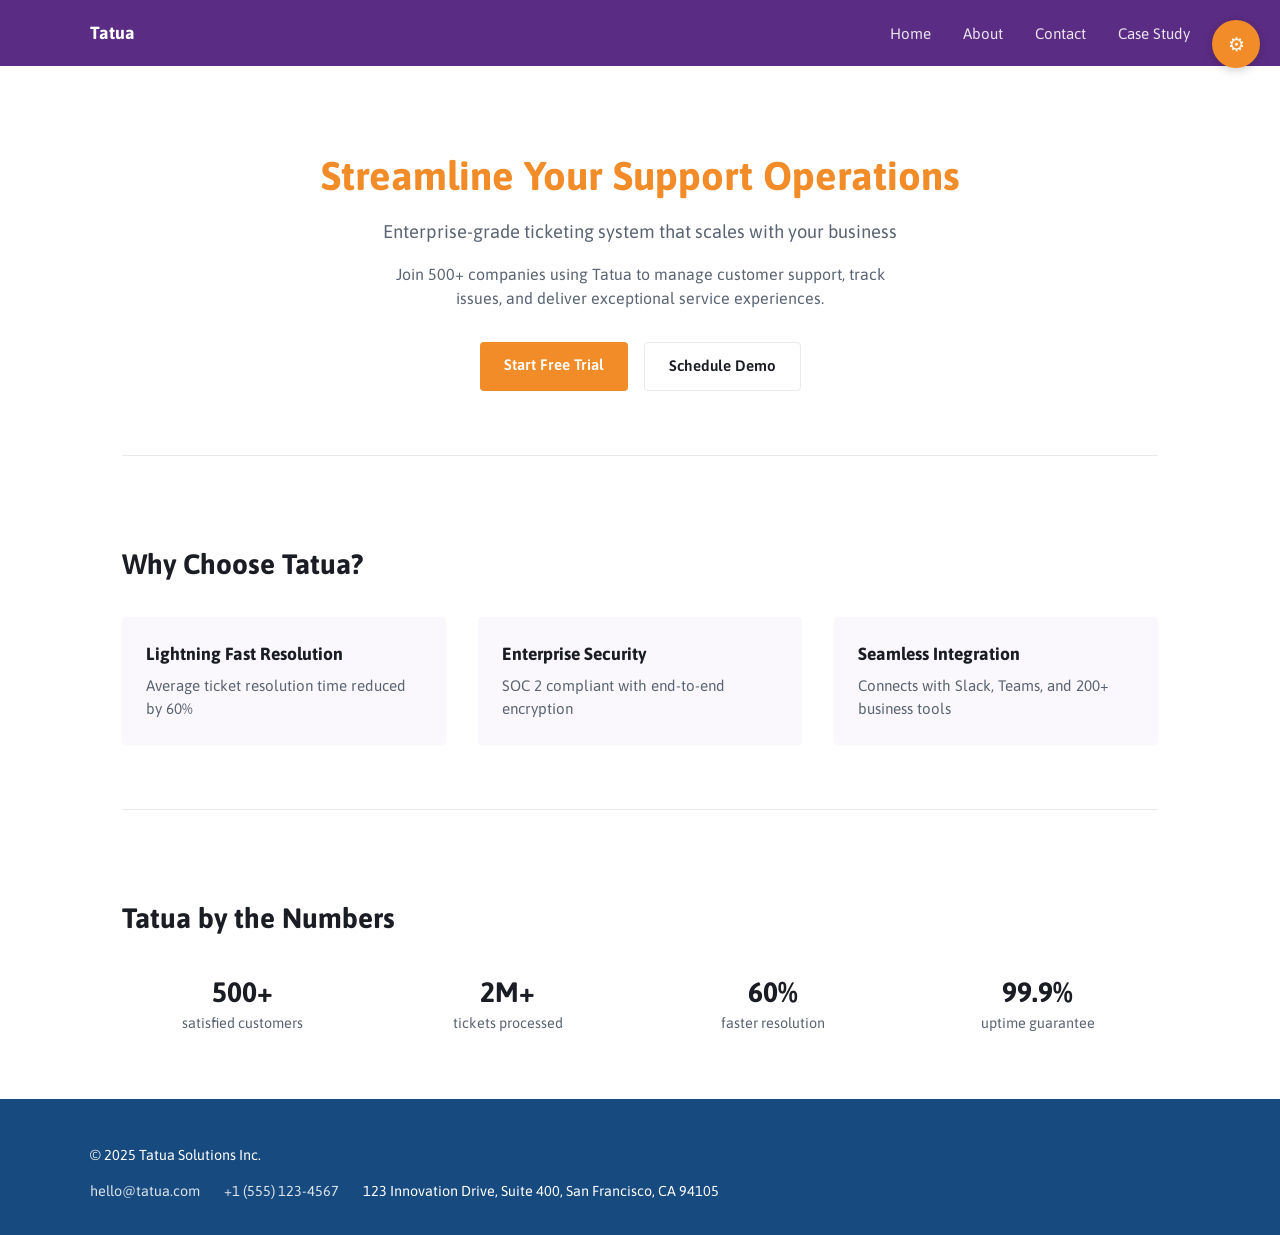
<file: pages/index.html>
<!DOCTYPE html>
<html lang="en">
<head>
    <meta charset="UTF-8">
    <meta http-equiv="refresh" content="0; url=home.html">
    <title>Tatua Solutions</title>
    <link rel="canonical" href="home.html">
</head>
<body>
    <p>Redirecting to <a href="home.html">home.html</a>&hellip;</p>
</body>
</html>
</file>
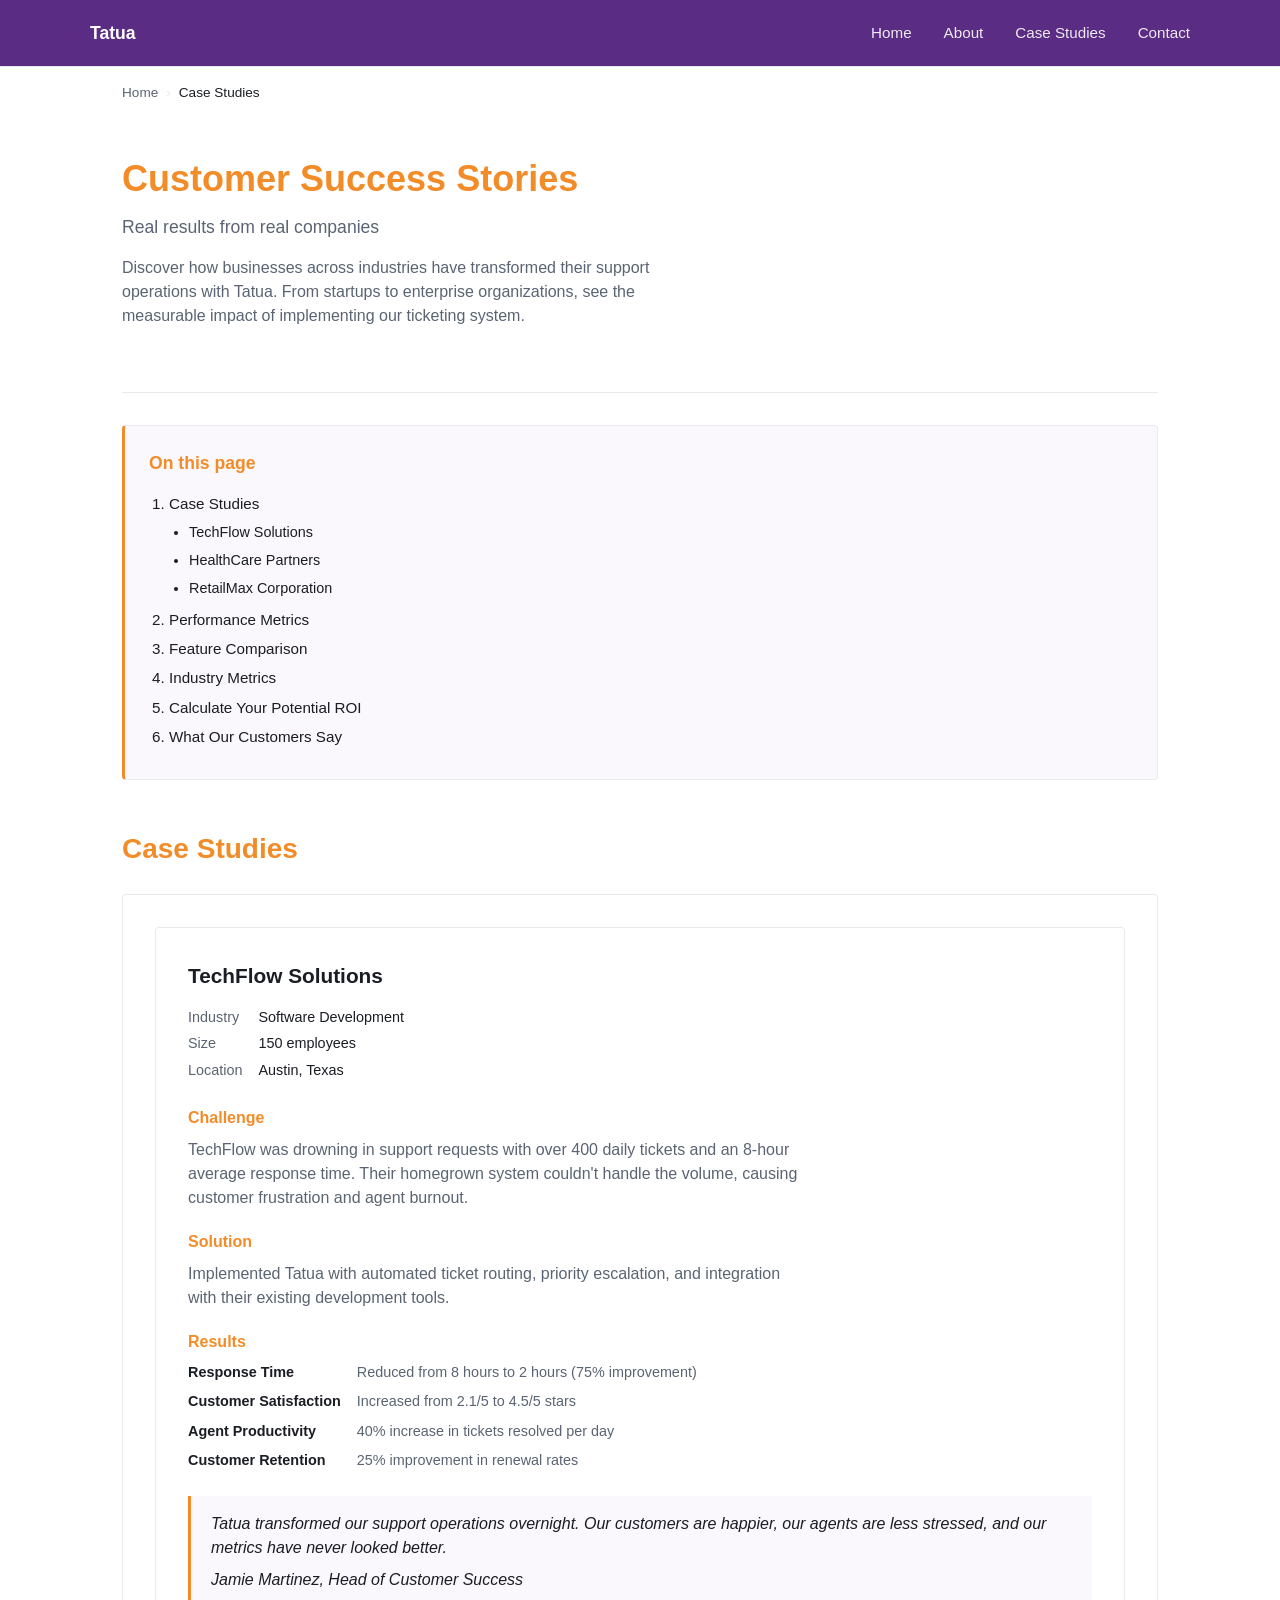
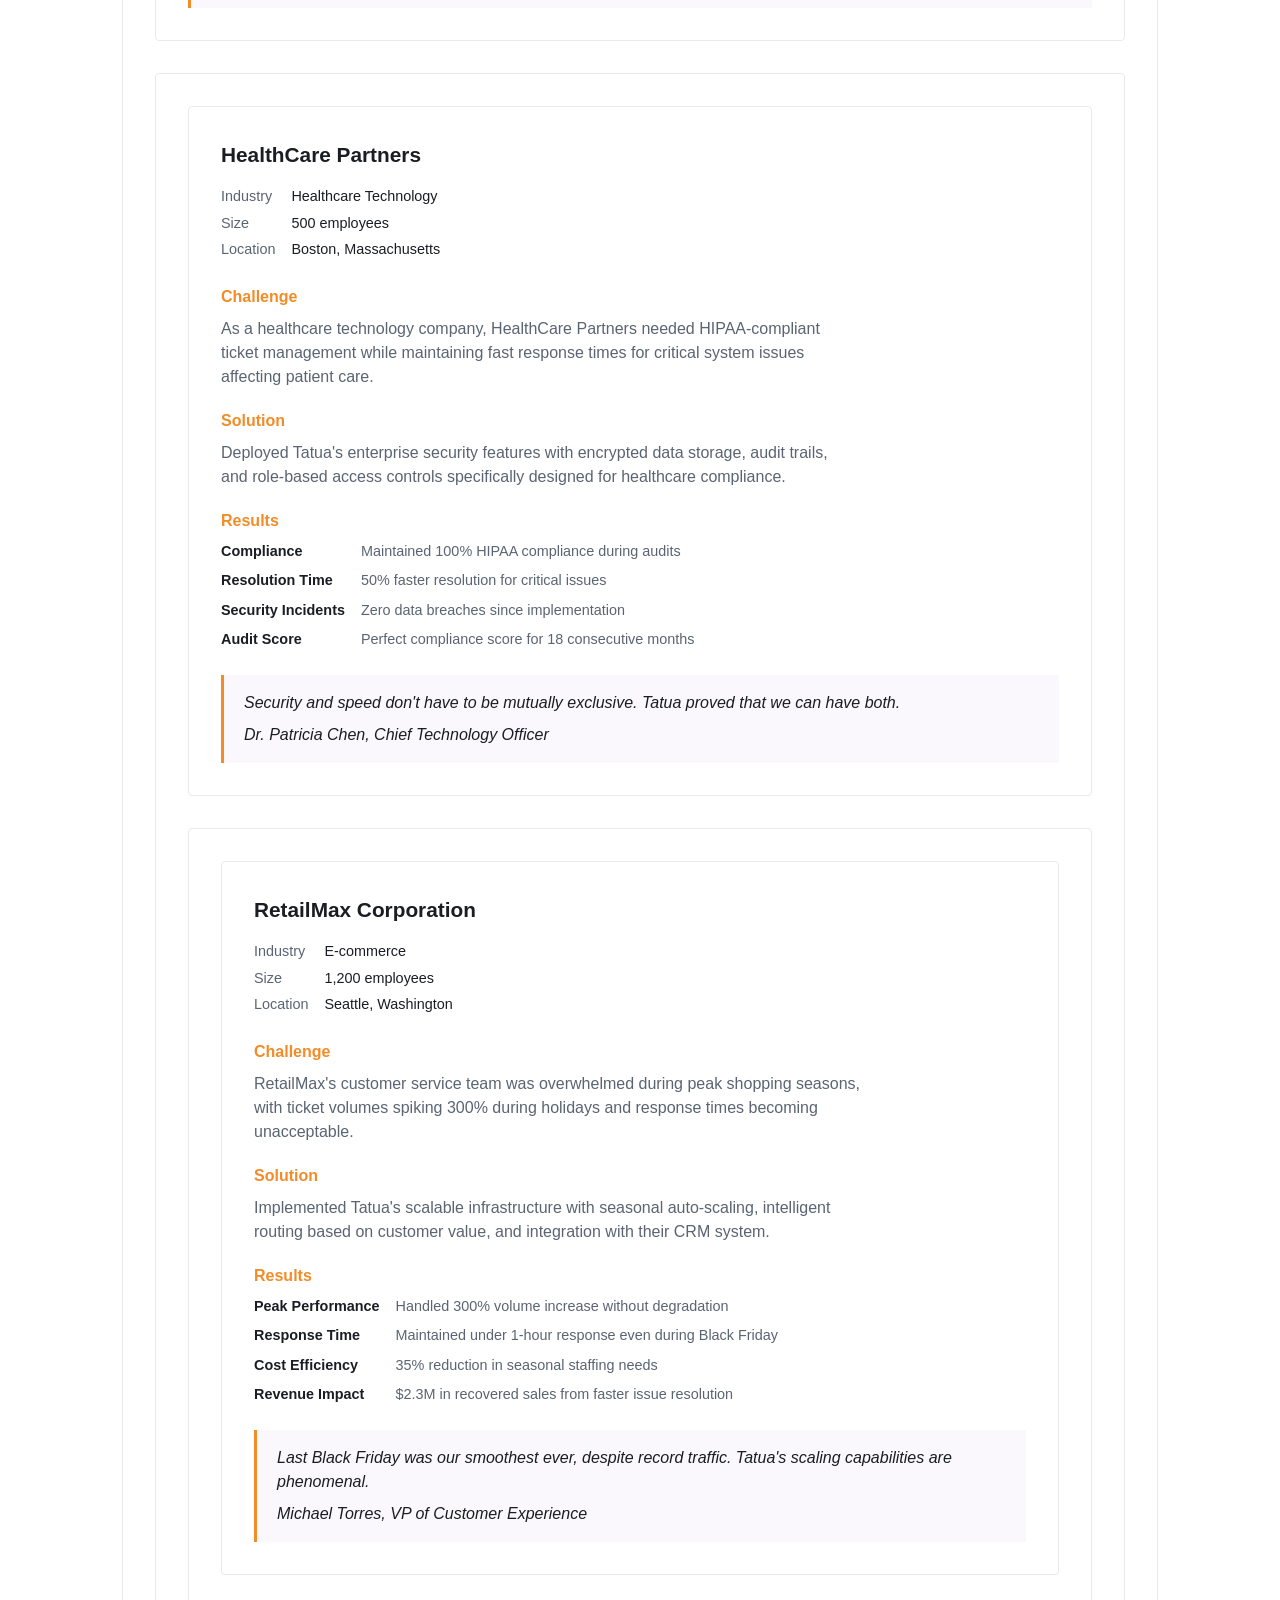
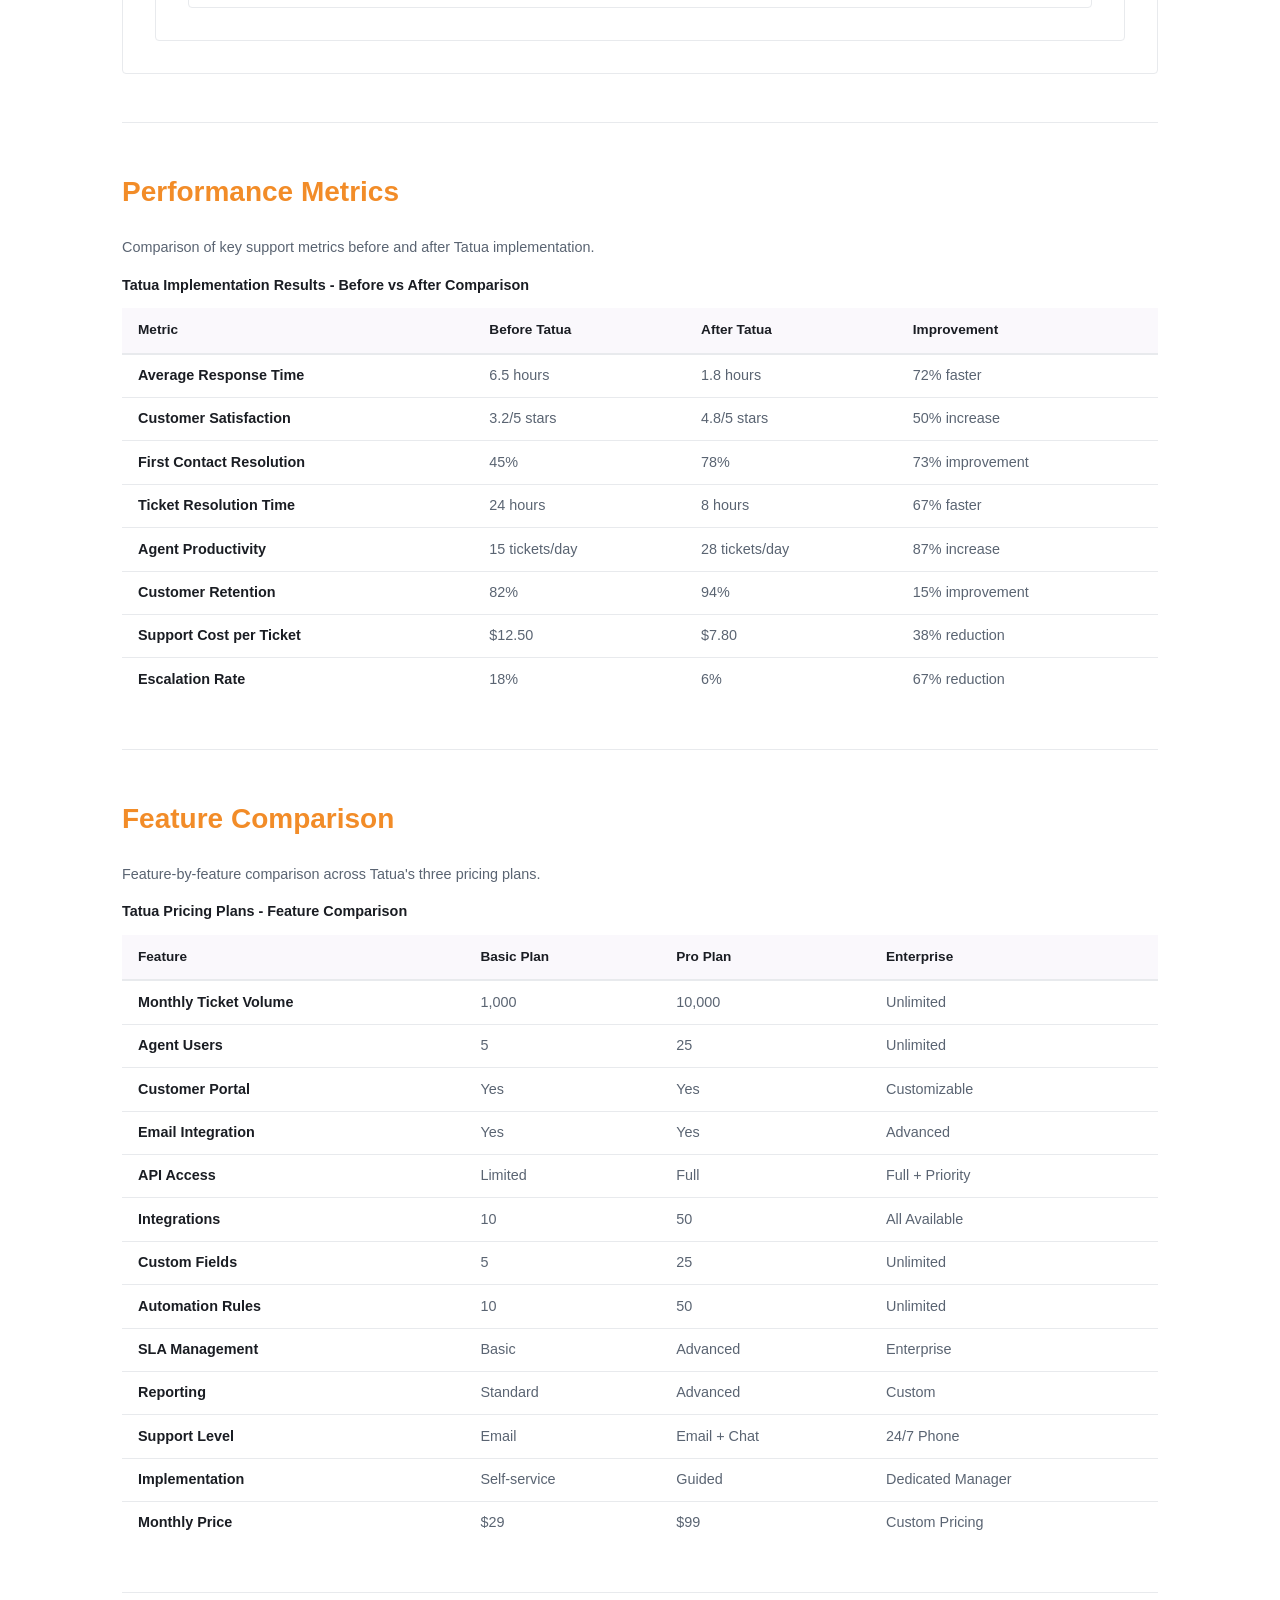
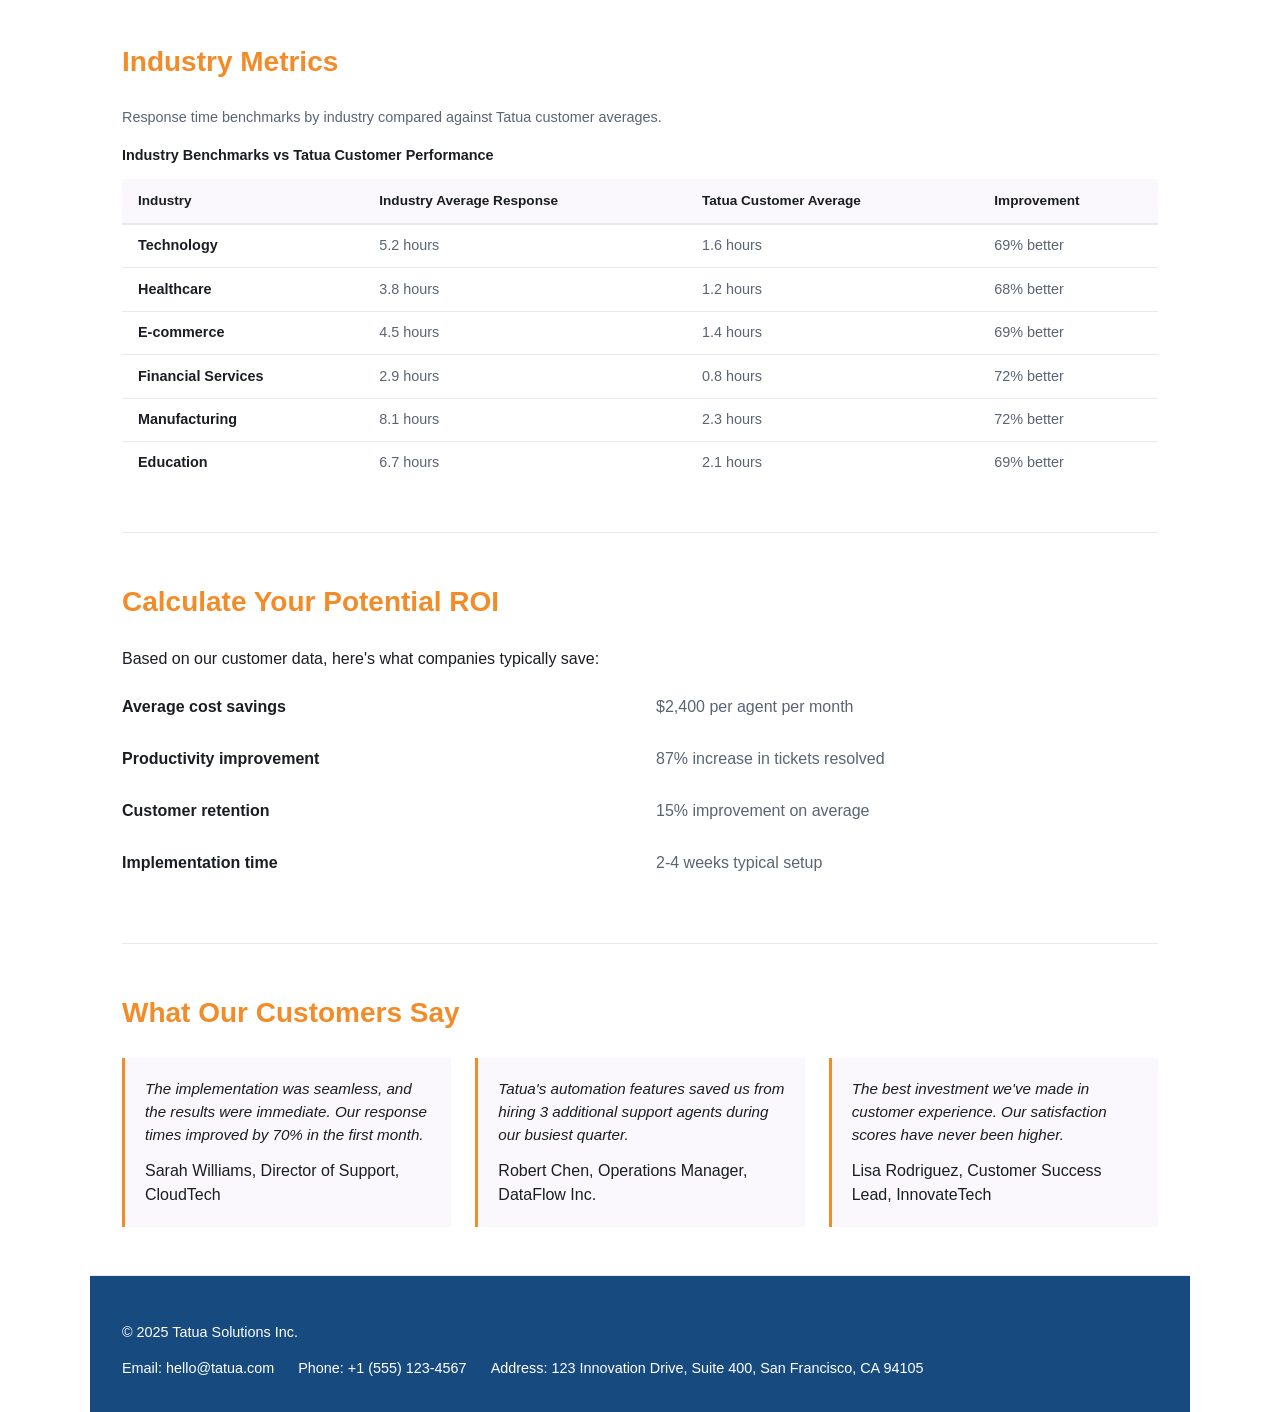
<file: pages/case-study.html>
<!DOCTYPE html>
<html lang="en" data-theme="purple" data-mode="light">

<head>
    <meta charset="UTF-8">
    <meta name="viewport" content="width=device-width, initial-scale=1.0">

    <link rel="icon" type="image/png" href="../assets/tatua-favicon.png" />

    <title>Case Studies - Tatua Success Stories</title>

    <meta name="description"
        content="See how companies like TechFlow and HealthCare Partners transformed their support operations with Tatua's ticketing system.">

    <!-- Shared design tokens -->
    <link rel="stylesheet" href="tokens.css">

    <!-- Case Studies page styles -->
    <link rel="stylesheet" href="case-study.css">
</head>

<body>






    <header>
        <nav>
            <a href="home.html">Tatua</a>
            <ul>
                <li><a href="home.html">Home</a></li>
                <li><a href="about.html">About</a></li>
                <li><a href="case-study.html">Case Studies</a></li>
                <li><a href="contact.html">Contact</a></li>
            </ul>
        </nav>
    </header>

    <nav aria-label="breadcrumb">
        <ol>
            <li><a href="home.html">Home</a></li>
            <li aria-current="page">Case Studies</li>
        </ol>
    </nav>

    <main>

        <section id="page-header">
            <h1>Customer Success Stories</h1>
            <p class="tagline">Real results from real companies</p>
            <p>Discover how businesses across industries have transformed their support operations with Tatua. From
                startups to enterprise organizations, see the measurable impact of implementing our ticketing system.
            </p>
        </section>

        <nav id="toc" aria-labelledby="toc-heading">
            <h2 id="toc-heading">On this page</h2>
            <ol>
                <li><a href="#case-studies">Case Studies</a>
                    <ul>
                        <li><a href="#techflow">TechFlow Solutions</a></li>
                        <li><a href="#healthcare-partners">HealthCare Partners</a></li>
                        <li><a href="#retailmax">RetailMax Corporation</a></li>
                    </ul>
                </li>
                <li><a href="#performance-metrics">Performance Metrics</a></li>
                <li><a href="#feature-comparison">Feature Comparison</a></li>
                <li><a href="#industry-metrics">Industry Metrics</a></li>
                <li><a href="#roi">Calculate Your Potential ROI</a></li>
                <li><a href="#testimonials">What Our Customers Say</a></li>
            </ol>
        </nav>
        <section id="case-studies">
            <h2>Case Studies</h2>

            <article class="case-study">
                <article class="case-study" id="techflow">
                    <h3>TechFlow Solutions</h3>
                    <dl class="company-info">
                        <dt>Industry</dt>
                        <dd>Software Development</dd>
                        <dt>Size</dt>
                        <dd>150 employees</dd>
                        <dt>Location</dt>
                        <dd>Austin, Texas</dd>
                    </dl>

                    <h4>Challenge</h4>
                    <p>TechFlow was drowning in support requests with over 400 daily tickets and an 8-hour average
                        response
                        time. Their homegrown system couldn't handle the volume, causing customer frustration and agent
                        burnout.</p>

                    <h4>Solution</h4>
                    <p>Implemented Tatua with automated ticket routing, priority escalation, and integration with their
                        existing development tools.</p>

                    <h4>Results</h4>
                    <dl class="results">
                        <dt>Response Time</dt>
                        <dd>Reduced from 8 hours to 2 hours (75% improvement)</dd>
                        <dt>Customer Satisfaction</dt>
                        <dd>Increased from 2.1/5 to 4.5/5 stars</dd>
                        <dt>Agent Productivity</dt>
                        <dd>40% increase in tickets resolved per day</dd>
                        <dt>Customer Retention</dt>
                        <dd>25% improvement in renewal rates</dd>
                    </dl>

                    <blockquote>
                        <p>Tatua transformed our support operations overnight. Our customers are happier, our agents are
                            less stressed, and our metrics have never looked better.</p>
                        Jamie Martinez, Head of Customer Success
                    </blockquote>
                </article>

                <article class="case-study">
                    <article class="case-study" id="healthcare-partners">
                        <h3>HealthCare Partners</h3>
                        <dl class="company-info">
                            <dt>Industry</dt>
                            <dd>Healthcare Technology</dd>
                            <dt>Size</dt>
                            <dd>500 employees</dd>
                            <dt>Location</dt>
                            <dd>Boston, Massachusetts</dd>
                        </dl>

                        <h4>Challenge</h4>
                        <p>As a healthcare technology company, HealthCare Partners needed HIPAA-compliant ticket
                            management
                            while maintaining fast response times for critical system issues affecting patient care.</p>

                        <h4>Solution</h4>
                        <p>Deployed Tatua's enterprise security features with encrypted data storage, audit trails, and
                            role-based access controls specifically designed for healthcare compliance.</p>

                        <h4>Results</h4>
                        <dl class="results">
                            <dt>Compliance</dt>
                            <dd>Maintained 100% HIPAA compliance during audits</dd>
                            <dt>Resolution Time</dt>
                            <dd>50% faster resolution for critical issues</dd>
                            <dt>Security Incidents</dt>
                            <dd>Zero data breaches since implementation</dd>
                            <dt>Audit Score</dt>
                            <dd>Perfect compliance score for 18 consecutive months</dd>
                        </dl>

                        <blockquote>
                            <p>Security and speed don't have to be mutually exclusive. Tatua proved that we can have
                                both.</p>
                            Dr. Patricia Chen, Chief Technology Officer
                        </blockquote>
                    </article>

                    <article class="case-study">
                        <article class="case-study" id="retailmax">
                            <h3>RetailMax Corporation</h3>
                            <dl class="company-info">
                                <dt>Industry</dt>
                                <dd>E-commerce</dd>
                                <dt>Size</dt>
                                <dd>1,200 employees</dd>
                                <dt>Location</dt>
                                <dd>Seattle, Washington</dd>
                            </dl>

                            <h4>Challenge</h4>
                            <p>RetailMax's customer service team was overwhelmed during peak shopping seasons, with
                                ticket volumes
                                spiking 300% during holidays and response times becoming unacceptable.</p>

                            <h4>Solution</h4>
                            <p>Implemented Tatua's scalable infrastructure with seasonal auto-scaling, intelligent
                                routing based on
                                customer value, and integration with their CRM system.</p>

                            <h4>Results</h4>
                            <dl class="results">
                                <dt>Peak Performance</dt>
                                <dd>Handled 300% volume increase without degradation</dd>
                                <dt>Response Time</dt>
                                <dd>Maintained under 1-hour response even during Black Friday</dd>
                                <dt>Cost Efficiency</dt>
                                <dd>35% reduction in seasonal staffing needs</dd>
                                <dt>Revenue Impact</dt>
                                <dd>$2.3M in recovered sales from faster issue resolution</dd>
                            </dl>

                            <blockquote>
                                <p>Last Black Friday was our smoothest ever, despite record traffic. Tatua's scaling
                                    capabilities
                                    are phenomenal.</p>
                                Michael Torres, VP of Customer Experience
                            </blockquote>
                        </article>
        </section>

        <section id="performance-metrics">
            <h2>Performance Metrics</h2>
            <p id="performance-metrics-desc" class="table-desc">Comparison of key support metrics before and after Tatua
                implementation.</p>
            <table aria-describedby="performance-metrics-desc">
                <caption>Tatua Implementation Results - Before vs After Comparison</caption>
                <thead>
                    <tr>
                        <th scope="col">Metric</th>
                        <th scope="col">Before Tatua</th>
                        <th scope="col">After Tatua</th>
                        <th scope="col">Improvement</th>
                    </tr>
                </thead>
                <tbody>
                    <tr>
                        <th scope="row">Average Response Time</th>
                        <td>6.5 hours</td>
                        <td>1.8 hours</td>
                        <td>72% faster</td>
                    </tr>
                    <tr>
                        <th scope="row">Customer Satisfaction</th>
                        <td>3.2/5 stars</td>
                        <td>4.8/5 stars</td>
                        <td>50% increase</td>
                    </tr>
                    <tr>
                        <th scope="row">First Contact Resolution</th>
                        <td>45%</td>
                        <td>78%</td>
                        <td>73% improvement</td>
                    </tr>
                    <tr>
                        <th scope="row">Ticket Resolution Time</th>
                        <td>24 hours</td>
                        <td>8 hours</td>
                        <td>67% faster</td>
                    </tr>
                    <tr>
                        <th scope="row">Agent Productivity</th>
                        <td>15 tickets/day</td>
                        <td>28 tickets/day</td>
                        <td>87% increase</td>
                    </tr>
                    <tr>
                        <th scope="row">Customer Retention</th>
                        <td>82%</td>
                        <td>94%</td>
                        <td>15% improvement</td>
                    </tr>
                    <tr>
                        <th scope="row">Support Cost per Ticket</th>
                        <td>$12.50</td>
                        <td>$7.80</td>
                        <td>38% reduction</td>
                    </tr>
                    <tr>
                        <th scope="row">Escalation Rate</th>
                        <td>18%</td>
                        <td>6%</td>
                        <td>67% reduction</td>
                    </tr>
                </tbody>
            </table>
        </section>

        <section id="feature-comparison">
            <h2>Feature Comparison</h2>
            <p id="feature-comparison-desc" class="table-desc">Feature-by-feature comparison across Tatua's three
                pricing plans.</p>
            <table aria-describedby="feature-comparison-desc">
                <caption>Tatua Pricing Plans - Feature Comparison</caption>
                <thead>
                    <tr>
                        <th scope="col">Feature</th>
                        <th scope="col">Basic Plan</th>
                        <th scope="col">Pro Plan</th>
                        <th scope="col">Enterprise</th>
                    </tr>
                </thead>
                <tbody>
                    <tr>
                        <th scope="row">Monthly Ticket Volume</th>
                        <td>1,000</td>
                        <td>10,000</td>
                        <td>Unlimited</td>
                    </tr>
                    <tr>
                        <th scope="row">Agent Users</th>
                        <td>5</td>
                        <td>25</td>
                        <td>Unlimited</td>
                    </tr>
                    <tr>
                        <th scope="row">Customer Portal</th>
                        <td>Yes</td>
                        <td>Yes</td>
                        <td>Customizable</td>
                    </tr>
                    <tr>
                        <th scope="row">Email Integration</th>
                        <td>Yes</td>
                        <td>Yes</td>
                        <td>Advanced</td>
                    </tr>
                    <tr>
                        <th scope="row">API Access</th>
                        <td>Limited</td>
                        <td>Full</td>
                        <td>Full + Priority</td>
                    </tr>
                    <tr>
                        <th scope="row">Integrations</th>
                        <td>10</td>
                        <td>50</td>
                        <td>All Available</td>
                    </tr>
                    <tr>
                        <th scope="row">Custom Fields</th>
                        <td>5</td>
                        <td>25</td>
                        <td>Unlimited</td>
                    </tr>
                    <tr>
                        <th scope="row">Automation Rules</th>
                        <td>10</td>
                        <td>50</td>
                        <td>Unlimited</td>
                    </tr>
                    <tr>
                        <th scope="row">SLA Management</th>
                        <td>Basic</td>
                        <td>Advanced</td>
                        <td>Enterprise</td>
                    </tr>
                    <tr>
                        <th scope="row">Reporting</th>
                        <td>Standard</td>
                        <td>Advanced</td>
                        <td>Custom</td>
                    </tr>
                    <tr>
                        <th scope="row">Support Level</th>
                        <td>Email</td>
                        <td>Email + Chat</td>
                        <td>24/7 Phone</td>
                    </tr>
                    <tr>
                        <th scope="row">Implementation</th>
                        <td>Self-service</td>
                        <td>Guided</td>
                        <td>Dedicated Manager</td>
                    </tr>
                    <tr>
                        <th scope="row">Monthly Price</th>
                        <td>$29</td>
                        <td>$99</td>
                        <td>Custom Pricing</td>
                    </tr>
                </tbody>
            </table>
        </section>

        <section id="industry-metrics">
            <h2>Industry Metrics</h2>
            <p id="industry-metrics-desc" class="table-desc">Response time benchmarks by industry compared against Tatua
                customer averages.</p>
            <table aria-describedby="industry-metrics-desc">
                <caption>Industry Benchmarks vs Tatua Customer Performance</caption>
                <thead>
                    <tr>
                        <th scope="col">Industry</th>
                        <th scope="col">Industry Average Response</th>
                        <th scope="col">Tatua Customer Average</th>
                        <th scope="col">Improvement</th>
                    </tr>
                </thead>
                <tbody>
                    <tr>
                        <th scope="row">Technology</th>
                        <td>5.2 hours</td>
                        <td>1.6 hours</td>
                        <td>69% better</td>
                    </tr>
                    <tr>
                        <th scope="row">Healthcare</th>
                        <td>3.8 hours</td>
                        <td>1.2 hours</td>
                        <td>68% better</td>
                    </tr>
                    <tr>
                        <th scope="row">E-commerce</th>
                        <td>4.5 hours</td>
                        <td>1.4 hours</td>
                        <td>69% better</td>
                    </tr>
                    <tr>
                        <th scope="row">Financial Services</th>
                        <td>2.9 hours</td>
                        <td>0.8 hours</td>
                        <td>72% better</td>
                    </tr>
                    <tr>
                        <th scope="row">Manufacturing</th>
                        <td>8.1 hours</td>
                        <td>2.3 hours</td>
                        <td>72% better</td>
                    </tr>
                    <tr>
                        <th scope="row">Education</th>
                        <td>6.7 hours</td>
                        <td>2.1 hours</td>
                        <td>69% better</td>
                    </tr>
                </tbody>
            </table>
        </section>

        <section id="roi">
            <h2>Calculate Your Potential ROI</h2>
            <p>Based on our customer data, here's what companies typically save:</p>
            <dl>
                <dt>Average cost savings</dt>
                <dd>$2,400 per agent per month</dd>
                <dt>Productivity improvement</dt>
                <dd>87% increase in tickets resolved</dd>
                <dt>Customer retention</dt>
                <dd>15% improvement on average</dd>
                <dt>Implementation time</dt>
                <dd>2-4 weeks typical setup</dd>
            </dl>
        </section>

        <section id="testimonials">
            <h2>What Our Customers Say</h2>
            <ul>
                <li>
                    <blockquote>
                        <p>The implementation was seamless, and the results were immediate. Our response times improved
                            by 70% in the first month.</p>
                        Sarah Williams, Director of Support, CloudTech
                    </blockquote>
                </li>
                <li>
                    <blockquote>
                        <p>Tatua's automation features saved us from hiring 3 additional support agents during our
                            busiest quarter.</p>
                        Robert Chen, Operations Manager, DataFlow Inc.
                    </blockquote>
                </li>
                <li>
                    <blockquote>
                        <p>The best investment we've made in customer experience. Our satisfaction scores have never
                            been higher.</p>
                        Lisa Rodriguez, Customer Success Lead, InnovateTech
                    </blockquote>
                </li>
            </ul>
        </section>

    </main>

    <footer>
        <p>&copy; 2025 Tatua Solutions Inc.</p>
        <ul>
            <li>Email: <a href="mailto:hello@tatua.com">hello@tatua.com</a></li>
            <li>Phone: <a href="tel:+15551234567">+1 (555) 123-4567</a></li>
            <li>Address: 123 Innovation Drive, Suite 400, San Francisco, CA 94105</li>
        </ul>
    </footer>
    <script src="settings.js"></script>

</body>

</html>
</file>
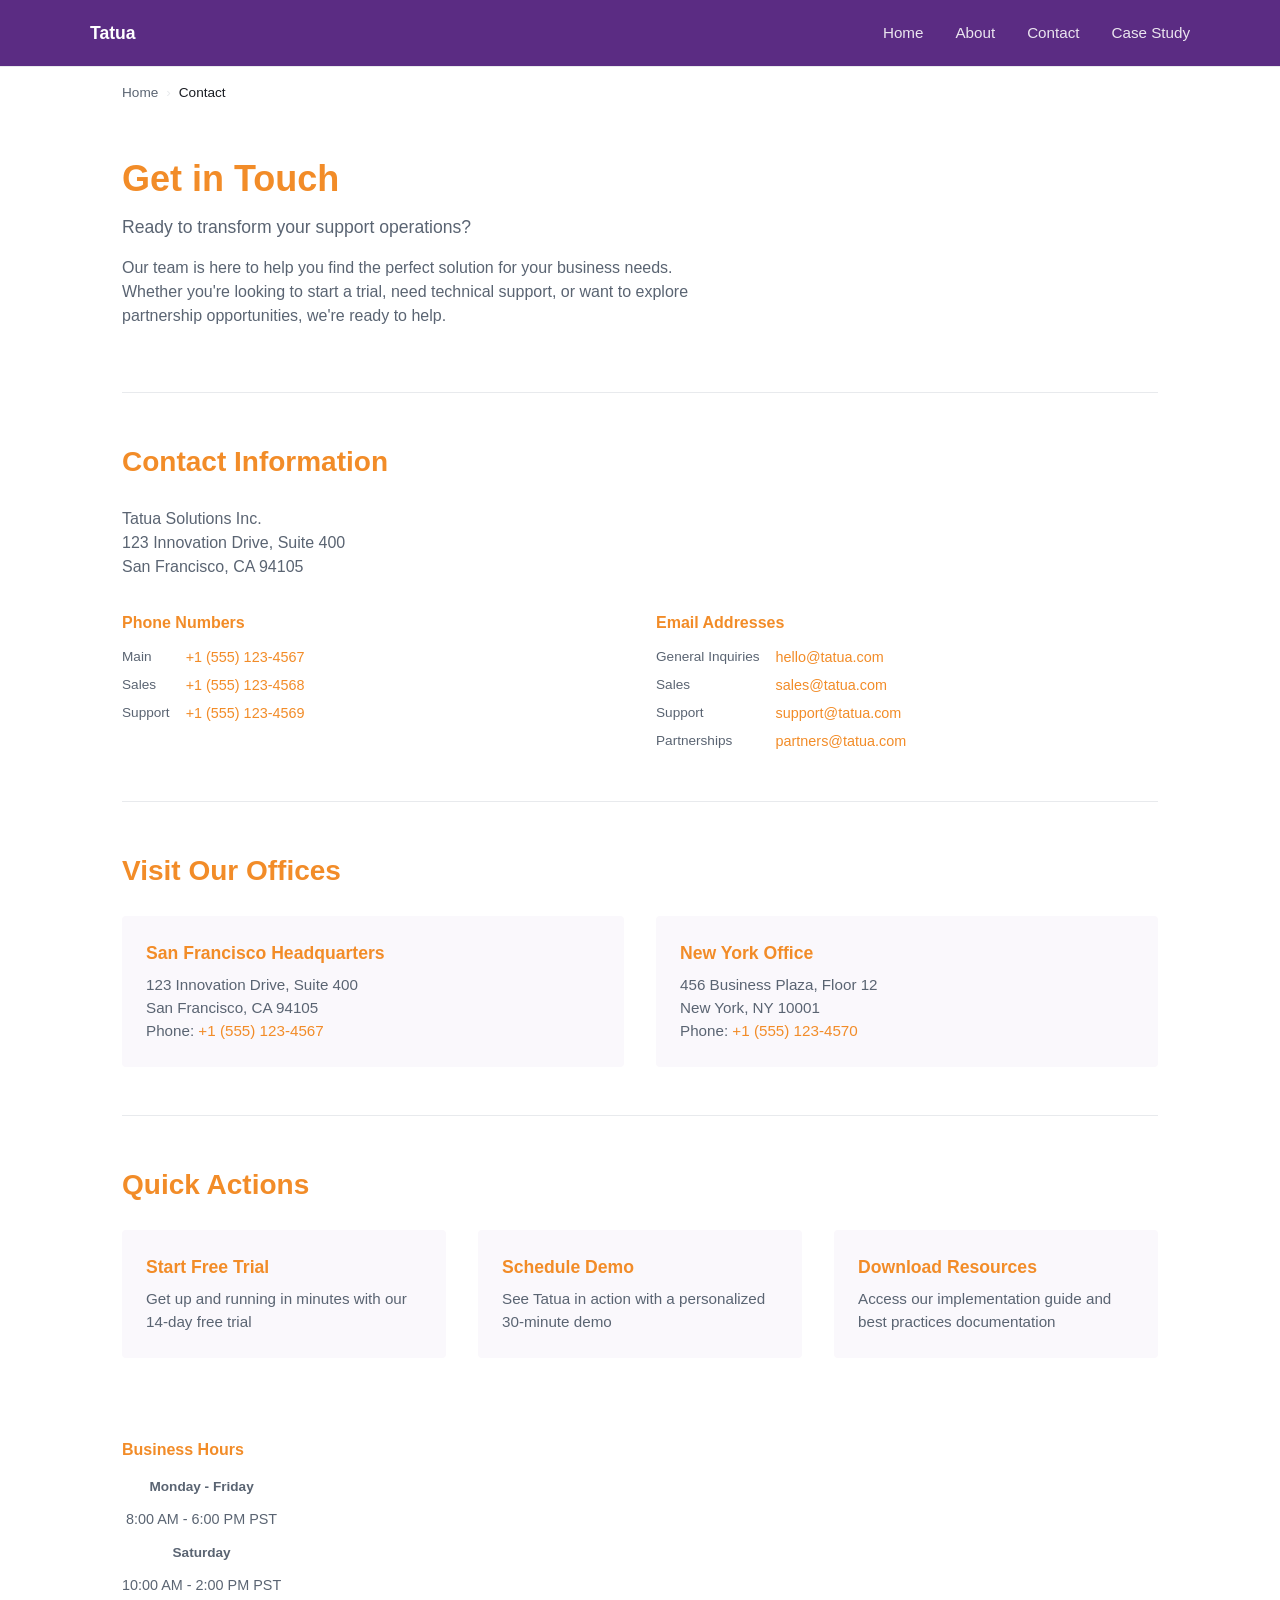
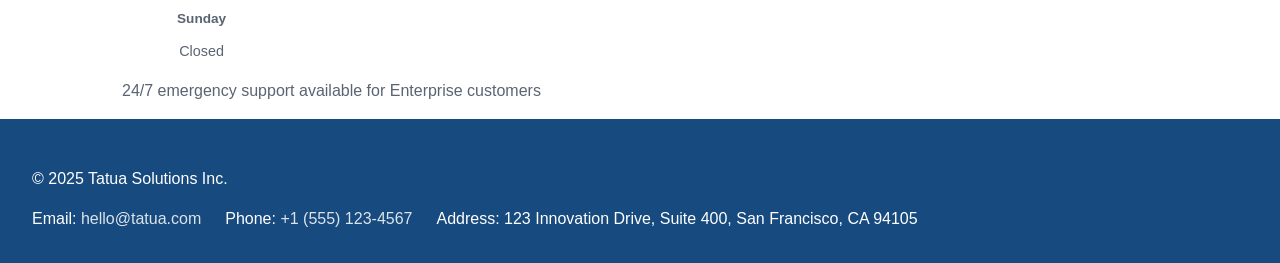
<file: pages/contact.html>
<!DOCTYPE html>
<html lang="en" data-theme="purple" data-mode="light">

<head>
    <meta charset="UTF-8">
    <meta name="viewport" content="width=device-width, initial-scale=1.0">
    <link rel="icon" type="image/png" href="../assets/tatua-favicon.png" />
    <title style="color: #FFFFFF;">Contact Us - Tatua Solutions</title>
    <meta name="description"
        content="Get in touch with Tatua's team. Start your free trial or schedule a demo to see how we can transform your support operations.">
    <link rel="stylesheet" href="tokens.css">
    <link rel="stylesheet" href="contact.css">
</head>

<body>

    <header>
        <nav>
            <a href="home.html">Tatua</a>
            <ul>
                <li><a href="home.html">Home</a></li>
                <li><a href="about.html">About</a></li>
                <li><a href="contact.html">Contact</a></li>
                <li><a href="case-study.html">Case Study</a></li>
            </ul>
        </nav>
    </header>

    <nav aria-label="breadcrumb">
        <ol>
            <li><a href="home.html">Home</a></li>
            <li aria-current="page">Contact</li>
        </ol>
    </nav>

    <main>

        <section id="page-header">
            <h1>Get in Touch</h1>
            <p class="tagline">Ready to transform your support operations?</p>
            <p>Our team is here to help you find the perfect solution for your business needs. Whether you're looking to
                start a trial, need technical support, or want to explore partnership opportunities, we're ready to
                help.</p>
        </section>

        <section id="contact-info">
            <h2>Contact Information</h2>

            <address>
                Tatua Solutions Inc.<br>
                123 Innovation Drive, Suite 400<br>
                San Francisco, CA 94105
            </address>

            <div class="contact-columns">
                <div class="contact-column contact-phone">
                    <h3>Phone Numbers</h3>
                    <dl>
                        <dt>Main</dt>
                        <dd><a href="tel:+15551234567">+1 (555) 123-4567</a></dd>
                        <dt>Sales</dt>
                        <dd><a href="tel:+15551234568">+1 (555) 123-4568</a></dd>
                        <dt>Support</dt>
                        <dd><a href="tel:+15551234569">+1 (555) 123-4569</a></dd>
                    </dl>
                </div>

                <div class="contact-column contact-email">
                    <h3>Email Addresses</h3>
                    <dl>
                        <dt>General Inquiries</dt>
                        <dd><a href="mailto:hello@tatua.com">hello@tatua.com</a></dd>
                        <dt>Sales</dt>
                        <dd><a href="mailto:sales@tatua.com">sales@tatua.com</a></dd>
                        <dt>Support</dt>
                        <dd><a href="mailto:support@tatua.com">support@tatua.com</a></dd>
                        <dt>Partnerships</dt>
                        <dd><a href="mailto:partners@tatua.com">partners@tatua.com</a></dd>
                    </dl>
                </div>


            </div>


        </section>

        <section id="offices">
            <h2>Visit Our Offices</h2>
            <ul>
                <li>
                    <h3>San Francisco Headquarters</h3>
                    <address>
                        123 Innovation Drive, Suite 400<br>
                        San Francisco, CA 94105<br>
                        Phone: <a href="tel:+15551234567">+1 (555) 123-4567</a>
                    </address>
                </li>
                <li>
                    <h3>New York Office</h3>
                    <address>
                        456 Business Plaza, Floor 12<br>
                        New York, NY 10001<br>
                        Phone: <a href="tel:+15551234570">+1 (555) 123-4570</a>
                    </address>
                </li>
            </ul>
        </section>

        <section id="quick-actions">
            <h2>Quick Actions</h2>
            <ul>
                <li>
                    <h3>Start Free Trial</h3>
                    <p>Get up and running in minutes with our 14-day free trial</p>
                </li>
                <li>
                    <h3>Schedule Demo</h3>
                    <p>See Tatua in action with a personalized 30-minute demo</p>
                </li>
                <li>
                    <h3>Download Resources</h3>
                    <p>Access our implementation guide and best practices documentation</p>
                </li>
            </ul>
        </section>
        <div class="contact-column contact-hours">
            <h3>Business Hours</h3>
            <dl>
                <dt>Monday - Friday</dt>
                <dd>8:00 AM - 6:00 PM PST</dd>
                <dt>Saturday</dt>
                <dd>10:00 AM - 2:00 PM PST</dd>
                <dt>Sunday</dt>
                <dd>Closed</dd>
            </dl>
            <p>24/7 emergency support available for Enterprise customers</p>
        </div>

    </main>

    <footer>
        <p>&copy; 2025 Tatua Solutions Inc.</p>
        <ul>
            <li>Email: <a href="mailto:hello@tatua.com">hello@tatua.com</a></li>
            <li>Phone: <a href="tel:+15551234567">+1 (555) 123-4567</a></li>
            <li>Address: 123 Innovation Drive, Suite 400, San Francisco, CA 94105</li>
        </ul>
    </footer>
    <script src="settings.js"></script>

</body>
</html>
</file>
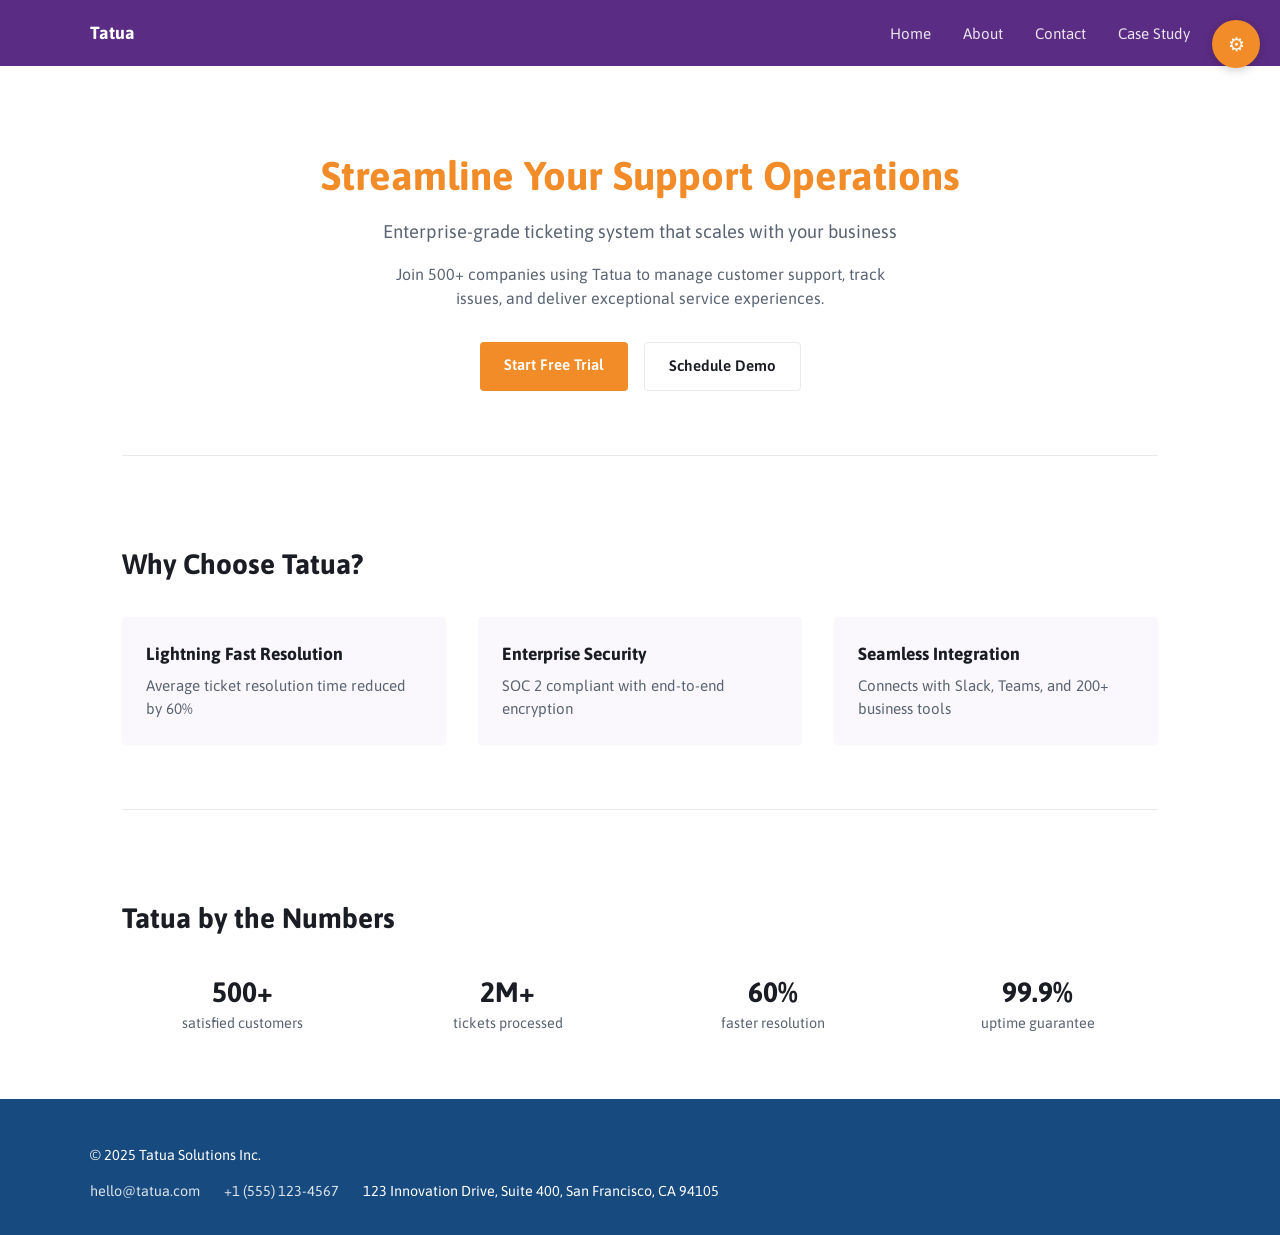
<file: pages/home.html>
<!DOCTYPE html>
<html lang="en" data-theme="purple" data-mode="light">

<head>
    <meta charset="UTF-8">
    <meta name="viewport" content="width=device-width, initial-scale=1.0">
    <title>Tatua Solutions — </title>
    <link rel="preconnect" href="https://fonts.googleapis.com">
    <link rel="preconnect" href="https://fonts.gstatic.com" crossorigin>
    <link
        href="https://fonts.googleapis.com/css2?family=Asap:wght@400;500;600;700&family=Lexend+Deca:wght@400;500;600;700&family=Inter:wght@400;500;600;700&display=swap"
        rel="stylesheet">

        <link rel="stylesheet" href="home.css">
   
</head>

<body>
    

    <button class="settings-toggle" id="settingsToggle" aria-label="Open display settings">⚙</button>
    <div class="settings-backdrop" id="settingsBackdrop"></div>

    <aside class="settings-panel" id="settingsPanel" aria-label="Display settings">
        <h2>Display settings</h2>

        <div class="settings-group">
            <span class="group-label">Color theme</span>
            <div class="swatch-row" role="group" aria-label="Color theme">
                <button class="swatch swatch-purple" data-theme-btn="purple" aria-pressed="true"
                    title="Purple"></button>
                <button class="swatch swatch-orange" data-theme-btn="orange" aria-pressed="false"
                    title="Orange"></button>
                <button class="swatch swatch-blue" data-theme-btn="blue" aria-pressed="false" title="Blue"></button>
            </div>
        </div>

        <div class="settings-group">
            <span class="group-label">Appearance</span>
            <div class="mode-row" role="group" aria-label="Light or dark mode">
                <button data-mode-btn="light" aria-pressed="true">Light</button>
                <button data-mode-btn="dark" aria-pressed="false">Dark</button>
            </div>
        </div>

        <div class="settings-group">
            <label class="group-label" for="fontScale">Font size <span class="range-value"
                    id="fontScaleValue">100%</span></label>
            <input type="range" id="fontScale" min="87.5" max="125" step="1" value="100">
        </div>

        <div class="settings-group">
            <label class="group-label" for="spacing">Spacing <span class="range-value"
                    id="spacingValue">Default</span></label>
            <input type="range" id="spacing" min="0.75" max="1.5" step="0.05" value="1">
        </div>

        <div class="settings-group">
            <label class="group-label" for="radius">Corner roundness <span class="range-value"
                    id="radiusValue">4px</span></label>
            <input type="range" id="radius" min="0" max="16" step="1" value="4">
        </div>

        <div class="settings-group">
            <label class="group-label" for="fontFamily">Typeface</label>
            <select id="fontFamily">
                <option value="asap">Asap (default)</option>
                <option value="lexend">Lexend Deca</option>
                <option value="inter">Inter</option>
            </select>
        </div>
    </aside>

    <header>
        <nav>
            <a href="home.html">Tatua</a>
            <ul>
                <li><a href="home.html">Home</a></li>
                <li><a href="about.html">About</a></li>
                <li><a href="contact.html">Contact</a></li>
                <li><a href="case-study.html">Case Study</a></li>
            </ul>
        </nav>
    </header>

    <main>
        <section id="hero">
            <h1>Streamline Your Support Operations</h1>
            <p class="tagline">Enterprise-grade ticketing system that scales with your business</p>
            <p>Join 500+ companies using Tatua to manage customer support, track issues, and deliver exceptional service
                experiences.</p>
            <div class="cta-buttons">
                <a href="#" class="btn btn-primary">Start Free Trial</a>
                <a href="#" class="btn btn-secondary">Schedule Demo</a>
            </div>
        </section>

        <section id="services">
            <h2>Why Choose Tatua?</h2>
            <ul>
                <li>
                    <h3>Lightning Fast Resolution</h3>
                    <p>Average ticket resolution time reduced by 60%</p>
                </li>
                <li>
                    <h3>Enterprise Security</h3>
                    <p>SOC 2 compliant with end-to-end encryption</p>
                </li>
                <li>
                    <h3>Seamless Integration</h3>
                    <p>Connects with Slack, Teams, and 200+ business tools</p>
                </li>
            </ul>
        </section>

        <section id="stats">
            <h2>Tatua by the Numbers</h2>
            <ul>
                <li><strong>500+</strong> satisfied customers</li>
                <li><strong>2M+</strong> tickets processed</li>
                <li><strong>60%</strong> faster resolution</li>
                <li><strong>99.9%</strong> uptime guarantee</li>
            </ul>
        </section>
    </main>

    <footer>
        <div class="inner">
            <p>&copy; 2025 Tatua Solutions Inc.</p>
            <ul>
                <li><a href="#">hello@tatua.com</a></li>
                <li><a href="#">+1 (555) 123-4567</a></li>
                <li>123 Innovation Drive, Suite 400, San Francisco, CA 94105</li>
            </ul>
        </div>
    </footer>

    <script src="settings.js"></script>

</body>

</html>
</file>
<file: pages/tokens.css>
/* ============================================================
   TOKENS — shared across all pages
   ============================================================ */

:root {
    /* Brand colors */
    --brand-purple: #5B2C83;
    --brand-purple-dark: #452066;
    --brand-orange: #F28C28;
    --brand-blue: #174A7E;
    --brand-blue-light: #EAF2F8;

    /* Neutral colors */
    --color-bg: #FFFFFF;
    --color-surface: #FAF8FC;
    --color-text: #1A1D23;
    --color-muted: #5A6472;
    --color-border: #E8EAED;

    /* Semantic roles */
    --color-nav-bg: var(--brand-purple);
    --color-nav-text: #FFFFFF;

    --color-heading: var(--brand-orange);

    --color-accent: var(--brand-orange);
    --color-accent-text: #FFFFFF;

    --color-footer-bg: var(--brand-blue);
    --color-footer-text: #FFFFFF;

    /* User-adjustable settings */
    --space-scale: 1;
    --radius-base: 4px;
    --font-body: 'Asap', -apple-system, BlinkMacSystemFont, sans-serif;
}

/* ============================================================
   COLOR THEMES
   ============================================================ */

[data-theme="purple"] {
    --color-nav-bg: var(--brand-purple);
    --color-heading: var(--brand-orange);
    --color-accent: var(--brand-orange);
    --color-footer-bg: var(--brand-blue);
}

[data-theme="orange"] {
    --color-nav-bg: var(--brand-orange);
    --color-heading: var(--brand-purple);
    --color-accent: var(--brand-purple);
    --color-footer-bg: var(--brand-blue);
}

[data-theme="blue"] {
    --color-nav-bg: var(--brand-blue);
    --color-heading: var(--brand-orange);
    --color-accent: var(--brand-orange);
    --color-footer-bg: var(--brand-purple);
}

/* ============================================================
   DARK MODE
   ============================================================ */

[data-mode="dark"] {
    --color-bg: #14161A;
    --color-surface: #1B1E24;
    --color-text: #ECEDEF;
    --color-muted: #9AA3AF;
    --color-border: #2A2E36;
    --brand-blue-light: #1E2A38;
}
</file>
<file: pages/case-study.css>
/* case-studies.css */

/* =========================================================
   GLOBAL
   ========================================================= */

* {
    box-sizing: border-box;
}

html {
    font-size: 100%;
}

body {
    margin: 0;
    font-family: var(--font-body);
    color: var(--color-text);
    line-height: 1.5;
    background: var(--color-bg);
}

/* =========================================================
   HEADER / NAV
   ========================================================= */

header {
    background: var(--color-nav-bg);
    border-bottom: 1px solid var(--color-border);
    padding: calc(1.25rem * var(--space-scale)) calc(2rem * var(--space-scale));
}

header nav {
    max-width: 1100px;
    margin: 0 auto;
    display: flex;
    align-items: center;
    justify-content: space-between;
}

header nav>a {
    font-weight: 700;
    font-size: 1.1rem;
    color: var(--color-nav-text);
    text-decoration: none;
}

header nav ul {
    list-style: none;
    display: flex;
    gap: calc(2rem * var(--space-scale));
    margin: 0;
    padding: 0;
}

header nav ul a {
    color: var(--color-nav-text);
    text-decoration: none;
    font-size: 0.95rem;
    opacity: 0.9;
}

header nav ul a:hover,
header nav ul a:focus {
    color: var(--color-accent);
    opacity: 1;
}

/* =========================================================
   BREADCRUMB
   ========================================================= */

nav[aria-label="breadcrumb"] {
    max-width: 1100px;
    margin: 0 auto;
    padding:
        calc(1rem * var(--space-scale)) calc(2rem * var(--space-scale)) 0;
}

nav[aria-label="breadcrumb"] ol {
    list-style: none;
    display: flex;
    gap: calc(0.5rem * var(--space-scale));
    margin: 0;
    padding: 0;
    font-size: 0.85rem;
    color: var(--color-muted);
}

nav[aria-label="breadcrumb"] li:not(:last-child)::after {
    content: "›";
    margin-left: 0.5rem;
    color: var(--color-border);
}

nav[aria-label="breadcrumb"] a {
    color: var(--color-muted);
    text-decoration: none;
}

nav[aria-label="breadcrumb"] a:hover,
nav[aria-label="breadcrumb"] a:focus {
    color: var(--color-accent);
}

nav[aria-label="breadcrumb"] li[aria-current="page"] {
    color: var(--color-text);
}

/* =========================================================
   MAIN SECTIONS
   ========================================================= */

main {
    max-width: 1100px;
    margin: 0 auto;
    padding:
        0 calc(2rem * var(--space-scale));
}

section {
    padding:
        calc(3rem * var(--space-scale)) 0;

    border-bottom: 1px solid var(--color-border);
}

section:last-of-type {
    border-bottom: none;
}

section h2 {
    font-size: 1.75rem;
    margin:
        0 0 calc(1.5rem * var(--space-scale));

    color: var(--color-heading);
}

/* =========================================================
   PAGE HEADER
   ========================================================= */

#page-header h1 {
    font-size: 2.25rem;
    margin:
        0 0 calc(0.5rem * var(--space-scale));

    color: var(--color-heading);
}

#page-header .tagline {
    font-size: 1.1rem;
    color: var(--color-muted);

    margin:
        0 0 calc(1rem * var(--space-scale));
}

#page-header>p:not(.tagline) {
    max-width: 65ch;
    color: var(--color-muted);
}

/* =========================================================
   CASE STUDIES
   ========================================================= */

.case-study {
    background: var(--color-bg);

    border: 1px solid var(--color-border);
    border-radius: var(--radius-base);

    padding: calc(2rem * var(--space-scale));

    margin-bottom:
        calc(2rem * var(--space-scale));
}

.case-study:last-child {
    margin-bottom: 0;
}

.case-study h3 {
    font-size: 1.3rem;

    margin:
        0 0 calc(1rem * var(--space-scale));

    color: var(--color-text);
}

.case-study .company-info {
    display: grid;
    grid-template-columns: max-content 1fr;

    gap:
        calc(0.3rem * var(--space-scale)) calc(1rem * var(--space-scale));

    margin:
        0 0 calc(1.5rem * var(--space-scale));

    font-size: 0.9rem;
}

.case-study .company-info dt {
    color: var(--color-muted);
}

.case-study .company-info dd {
    margin: 0;
}

.case-study h4 {
    font-size: 1rem;

    margin:
        calc(1.25rem * var(--space-scale)) 0 calc(0.5rem * var(--space-scale));

    color: var(--color-accent);
}

.case-study>p {
    color: var(--color-muted);
    margin: 0;
    max-width: 70ch;
}

.case-study .results {
    display: grid;
    grid-template-columns: max-content 1fr;

    gap:
        calc(0.5rem * var(--space-scale)) calc(1rem * var(--space-scale));

    margin: 0;
}

.case-study .results dt {
    font-weight: 600;
    font-size: 0.9rem;
}

.case-study .results dd {
    margin: 0;
    color: var(--color-muted);
    font-size: 0.9rem;
}

/* =========================================================
   CASE STUDY BLOCKQUOTES
   ========================================================= */

.case-study blockquote {
    margin:
        calc(1.5rem * var(--space-scale)) 0 0;

    padding:
        calc(1rem * var(--space-scale)) calc(1.25rem * var(--space-scale));

    border-left: 3px solid var(--color-accent);

    background: var(--color-surface);

    font-style: italic;
}

.case-study blockquote p {
    margin:
        0 0 calc(0.5rem * var(--space-scale));

    color: var(--color-text);
}

.case-study blockquote cite {
    font-style: normal;
    font-size: 0.85rem;
    color: var(--color-muted);
}

/* =========================================================
   TABLES
   ========================================================= */

.table-desc {
    font-size: 0.9rem;
    color: var(--color-muted);

    margin:
        0 0 calc(1rem * var(--space-scale));
}

table {
    width: 100%;
    border-collapse: collapse;
    font-size: 0.9rem;
}

caption {
    text-align: left;
    font-weight: 700;

    margin-bottom:
        calc(0.75rem * var(--space-scale));

    color: var(--color-text);
}

thead th {
    background: var(--color-surface);
    text-align: left;

    padding:
        calc(0.75rem * var(--space-scale)) calc(1rem * var(--space-scale));

    border-bottom: 2px solid var(--color-border);

    font-size: 0.85rem;
}

tbody th,
tbody td {
    padding:
        calc(0.65rem * var(--space-scale)) calc(1rem * var(--space-scale));

    border-bottom: 1px solid var(--color-border);
    text-align: left;
}

tbody th {
    color: var(--color-text);
    font-weight: 600;
}

tbody td {
    color: var(--color-muted);
}

tbody tr:last-child th,
tbody tr:last-child td {
    border-bottom: none;
}

/* =========================================================
   ROI
   ========================================================= */

#roi dl {
    display: grid;

    grid-template-columns: repeat(2, 1fr);

    gap:
        calc(1.5rem * var(--space-scale)) calc(2rem * var(--space-scale));

    margin-top:
        calc(1.5rem * var(--space-scale));
}

#roi dt {
    font-weight: 700;

    margin-bottom:
        calc(0.25rem * var(--space-scale));
}

#roi dd {
    margin: 0;
    color: var(--color-muted);
}

/* =========================================================
   TESTIMONIALS
   ========================================================= */

#testimonials ul {
    list-style: none;

    margin: 0;
    padding: 0;

    display: grid;

    grid-template-columns: repeat(3, 1fr);

    gap:
        calc(1.5rem * var(--space-scale));
}

#testimonials blockquote {
    margin: 0;

    padding:
        calc(1.25rem * var(--space-scale));

    border-left: 3px solid var(--color-accent);

    background: var(--color-surface);

    height: 100%;
}

#testimonials blockquote p {
    font-style: italic;

    margin:
        0 0 calc(0.75rem * var(--space-scale));

    font-size: 0.95rem;
}

#testimonials cite {
    font-style: normal;
    font-size: 0.85rem;
    color: var(--color-muted);
}

/* =========================================================
   FOOTER
   ========================================================= */

footer {
    max-width: 1100px;
    margin: 0 auto;

    padding:
        calc(2rem * var(--space-scale));

    border-top: 1px solid var(--color-border);

    font-size: 0.9rem;

    color: var(--color-footer-text);
    background: var(--color-footer-bg);
}

footer ul {
    list-style: none;

    margin:
        calc(0.5rem * var(--space-scale)) 0 0;

    padding: 0;

    display: flex;

    gap:
        calc(1.5rem * var(--space-scale));

    flex-wrap: wrap;
}

footer a {
    color: var(--color-footer-text);
    text-decoration: none;
}

footer a:hover,
footer a:focus {
    color: var(--color-accent);
}

/* =========================================================
   SETTINGS PANEL
   ========================================================= */

.settings-toggle {
    position: fixed;
    right: 1.5rem;
    bottom: 1.5rem;

    width: 48px;
    height: 48px;

    border: none;
    border-radius: 50%;

    background: var(--color-accent);
    color: var(--color-accent-text);

    cursor: pointer;

    font-size: 1.2rem;

    z-index: 1001;
}

.settings-toggle:hover {
    opacity: 0.9;
}

.settings-backdrop {
    position: fixed;
    inset: 0;

    background: rgba(0, 0, 0, 0.4);

    opacity: 0;
    visibility: hidden;

    transition:
        opacity 0.2s ease,
        visibility 0.2s ease;

    z-index: 1000;
}

.settings-backdrop.open {
    opacity: 1;
    visibility: visible;
}

.settings-panel {
    position: fixed;

    top: 0;
    right: 0;

    width: min(360px, 90vw);
    height: 100vh;

    padding: 2rem;

    background: var(--color-bg);
    color: var(--color-text);

    box-shadow: -4px 0 20px rgba(0, 0, 0, 0.15);

    transform: translateX(100%);
    transition: transform 0.25s ease;

    overflow-y: auto;

    z-index: 1002;
}

.settings-panel.open {
    transform: translateX(0);
}

.settings-panel h2 {
    margin-top: 0;
    color: var(--color-heading);
}

.settings-group {
    margin-bottom: 1.5rem;
}

.settings-group label {
    display: block;
    font-weight: 600;
    margin-bottom: 0.5rem;
}

.settings-options {
    display: flex;
    flex-wrap: wrap;
    gap: 0.5rem;
}

.settings-options button {
    border: 1px solid var(--color-border);

    background: var(--color-surface);
    color: var(--color-text);

    padding: 0.5rem 0.75rem;

    border-radius: var(--radius-base);

    cursor: pointer;
}

.settings-options button:hover,
.settings-options button.active {
    background: var(--color-accent);
    color: var(--color-accent-text);
    border-color: var(--color-accent);
}

.settings-panel input[type="range"],
.settings-panel select {
    width: 100%;
}

.settings-value {
    color: var(--color-muted);
    font-size: 0.9rem;
}

/* =========================================================
   TABLE OF CONTENTS
   ========================================================= */

#toc {
    background: var(--color-surface);
    border: 1px solid var(--color-border);
    border-left: 3px solid var(--color-accent);
    border-radius: var(--radius-base);
    padding: calc(1.5rem * var(--space-scale));
    margin: calc(2rem * var(--space-scale)) 0 0;
}

#toc h2 {
    font-size: 1.1rem;
    margin: 0 0 calc(1rem * var(--space-scale));
    color: var(--color-heading);
}

#toc ol {
    margin: 0;
    padding-left: 1.25rem;
    font-size: 0.95rem;
}

#toc ul {
    list-style: disc;
    margin: 0.4rem 0 0.6rem;
    padding-left: 1.25rem;
    font-size: 0.9rem;
}

#toc li {
    margin-bottom: 0.4rem;
}

#toc a {
    color: var(--color-text);
    text-decoration: none;
}

#toc a:hover,
#toc a:focus {
    color: var(--color-accent);
    text-decoration: underline;
}

/* smooth jumping + keeps headings clear of the top edge */
html {
    scroll-behavior: smooth;
}

:target {
    scroll-margin-top: 1.5rem;
}

/* =========================================================
   RESPONSIVE
   ========================================================= */

@media (max-width: 700px) {

    header {
        padding:
            calc(1rem * var(--space-scale));
    }

    header nav {
        flex-direction: column;
        gap: 1rem;
    }

    header nav ul {
        gap: 1rem;
        flex-wrap: wrap;
        justify-content: center;
    }

    main {
        padding:
            0 calc(1rem * var(--space-scale));
    }

    nav[aria-label="breadcrumb"] {
        padding:
            calc(1rem * var(--space-scale)) calc(1rem * var(--space-scale)) 0;
    }

    table {
        display: block;
        overflow-x: auto;
        white-space: nowrap;
    }

    #roi dl {
        grid-template-columns: 1fr;
    }

    #testimonials ul {
        grid-template-columns: 1fr;
    }

    .case-study {
        padding:
            calc(1.25rem * var(--space-scale));
    }

    .case-study .company-info,
    .case-study .results {
        grid-template-columns: 1fr;
    }
}
</file>
<file: pages/contact.css>
/* ============================================================
   CONTACT PAGE STYLES
   Shared tokens come from tokens.css
   ============================================================ */

* {
    box-sizing: border-box;
}

html {
    font-size: 100%;
}

body {
    margin: 0;
    font-family: var(--font-body);
    color: var(--color-text);
    background: var(--color-bg);
    line-height: 1.5;
    transition: background 0.2s ease, color 0.2s ease;
}

/* ============================================================
   HEADER / NAVIGATION
   ============================================================ */

header {
    background: var(--color-nav-bg);
    border-bottom: 1px solid var(--color-border);
    padding: calc(1.25rem * var(--space-scale)) 2rem;
    color: var(--color-nav-text);
}

header nav {
    max-width: 1100px;
    margin: 0 auto;

    display: flex;
    align-items: center;
    justify-content: space-between;

    color: var(--color-nav-text);
}

header nav>a {
    font-weight: 700;
    font-size: 1.1rem;
    color: var(--color-nav-text);
    text-decoration: none;
}

header nav ul {
    list-style: none;
    display: flex;
    gap: 2rem;
    margin: 0;
    padding: 0;
}

header nav ul a {
    color: var(--color-nav-text);
    text-decoration: none;
    font-size: 0.95rem;
    opacity: 0.88;
}

header nav ul a:hover,
header nav ul a:focus {
    opacity: 1;
}

/* ============================================================
   BREADCRUMB
   ============================================================ */

nav[aria-label="breadcrumb"] {
    max-width: 1100px;
    margin: 0 auto;
    padding: 1rem 2rem 0;
}

nav[aria-label="breadcrumb"] ol {
    list-style: none;
    display: flex;
    gap: 0.5rem;
    margin: 0;
    padding: 0;

    font-size: 0.85rem;
    color: var(--color-muted);
}

nav[aria-label="breadcrumb"] li:not(:last-child)::after {
    content: "›";
    margin-left: 0.5rem;
    color: var(--color-border);
}

nav[aria-label="breadcrumb"] a {
    color: var(--color-muted);
    text-decoration: none;
}

nav[aria-label="breadcrumb"] a:hover,
nav[aria-label="breadcrumb"] a:focus {
    color: var(--color-accent);
}

nav[aria-label="breadcrumb"] li[aria-current="page"] {
    color: var(--color-text);
}

/* ============================================================
   MAIN
   ============================================================ */

main {
    max-width: 1100px;
    margin: 0 auto;
    padding: 0 2rem;
}

section {
    padding: calc(3rem * var(--space-scale)) 0;
    border-bottom: 1px solid var(--color-border);
}

section:last-of-type {
    border-bottom: none;
}

section h2 {
    font-size: 1.75rem;
    margin: 0 0 calc(1.5rem * var(--space-scale));
    color: var(--color-heading);
}

/* ============================================================
   PAGE HEADER
   ============================================================ */

#page-header h1 {
    font-size: 2.25rem;
    margin: 0 0 0.5rem;
    color: var(--color-heading);
}

#page-header .tagline {
    font-size: 1.1rem;
    color: var(--color-muted);
    margin: 0 0 1rem;
}

#page-header>p:not(.tagline) {
    max-width: 65ch;
    color: var(--color-muted);
}

/* ============================================================
   CONTACT INFORMATION
   ============================================================ */

#contact-info address {
    font-style: normal;
    margin-bottom: 2rem;
    color: var(--color-muted);
}

.contact-columns {
    display: grid;
    grid-template-columns: repeat(2, 1fr);
    grid-template-areas:
        "phone email";
    gap: calc(2rem * var(--space-scale));
}

.contact-phone {
    grid-area: phone;
}

.contact-email {
    grid-area: email;
}

.contact-column h3 {
    font-size: 1rem;
    margin: 0 0 0.75rem;
    color: var(--color-heading);
}

.contact-column dl {
    display: grid;
    grid-template-columns: max-content 1fr;
    gap: 0.4rem 1rem;
    margin: 0;
}

.contact-column dt {
    color: var(--color-muted);
    font-size: 0.85rem;
}

.contact-column dd {
    margin: 0;
    font-size: 0.9rem;
}

.contact-column dd a {
    color: var(--color-accent);
    text-decoration: none;
}

.contact-column dd a:hover,
.contact-column dd a:focus {
    text-decoration: underline;
}

/* ============================================================
   BUSINESS HOURS
   ============================================================ */

.contact-hours {
    margin-top: calc(2rem * var(--space-scale));
}

.contact-hours dl {
    display: inline-grid;
    grid-template-columns: 1fr;
    text-align: center;
    gap: 0.1rem;
    row-gap: 0.75rem;
}

.contact-hours dt {
    font-weight: 600;
}

.contact-hours dd {
    color: var(--color-muted);
}

.contact-hours p {
    color: var(--color-muted);
}

/* ============================================================
   FORM
   ============================================================ */

#contact-form fieldset {
    border: 1px solid var(--color-border);
    border-radius: var(--radius-base);
    padding: calc(1.5rem * var(--space-scale));
    margin-bottom: 1.5rem;

    background: var(--color-surface);
}

#contact-form legend {
    font-weight: 700;
    padding: 0 0.5rem;
}

.form-row {
    margin-bottom: calc(1.25rem * var(--space-scale));
}

.form-row label {
    display: block;
    font-size: 0.9rem;
    margin-bottom: 0.35rem;
    color: var(--color-muted);
}

.form-row input,
.form-row select,
.form-row textarea {
    width: 100%;
    padding: 0.6rem 0.75rem;

    border: 1px solid var(--color-border);
    border-radius: var(--radius-base);

    font-family: inherit;
    font-size: 0.95rem;

    color: var(--color-text);
    background: var(--color-bg);
}

.form-row input:focus,
.form-row select:focus,
.form-row textarea:focus {
    outline: 2px solid var(--color-accent);
    outline-offset: 1px;
}

.sub-fieldset {
    border: none;
    padding: 0;
    margin: 0 0 1.25rem;
}

.sub-fieldset legend {
    font-weight: 600;
    font-size: 0.9rem;
    color: var(--color-muted);
    padding: 0;
    margin-bottom: 0.5rem;
}

.radio-row,
.checkbox-row {
    display: flex;
    align-items: center;
    gap: 0.5rem;
    margin-bottom: 0.5rem;
}

.radio-row label,
.checkbox-row label {
    font-size: 0.95rem;
    color: var(--color-text);
}

.form-actions {
    display: flex;
    gap: 1rem;
}

.form-actions button {
    padding: 0.75rem 1.5rem;
    border-radius: var(--radius-base);

    font-weight: 600;
    font-size: 0.95rem;

    cursor: pointer;
    border: 1px solid var(--color-border);
}

.form-actions button[type="submit"] {
    background: var(--color-accent);
    color: var(--color-accent-text);
    border-color: var(--color-accent);
}

.form-actions button[type="submit"]:hover,
.form-actions button[type="submit"]:focus {
    filter: brightness(0.9);
}

.form-actions button[type="reset"] {
    background: transparent;
    color: var(--color-text);
}

.form-actions button[type="reset"]:hover,
.form-actions button[type="reset"]:focus {
    border-color: var(--color-accent);
    color: var(--color-accent);
}

/* ============================================================
   OFFICES
   ============================================================ */

#offices ul {
    list-style: none;
    margin: 0;
    padding: 0;

    display: grid;
    grid-template-columns: repeat(2, 1fr);
    gap: calc(2rem * var(--space-scale));
}

#offices li {
    background: var(--color-surface);
    padding: calc(1.5rem * var(--space-scale));
    border-radius: var(--radius-base);
}

#offices h3 {
    font-size: 1.1rem;
    margin: 0 0 0.5rem;
    color: var(--color-heading);
}

#offices address {
    font-style: normal;
    color: var(--color-muted);
    font-size: 0.95rem;
}

#offices address a {
    color: var(--color-accent);
    text-decoration: none;
}

/* ============================================================
   QUICK ACTIONS
   ============================================================ */

#quick-actions ul {
    list-style: none;
    margin: 0;
    padding: 0;

    display: grid;
    grid-template-columns: repeat(3, 1fr);
    gap: calc(2rem * var(--space-scale));
}

#quick-actions li {
    background: var(--color-surface);
    padding: calc(1.5rem * var(--space-scale));
    border-radius: var(--radius-base);
}

#quick-actions h3 {
    font-size: 1.1rem;
    margin: 0 0 0.5rem;
    color: var(--color-heading);
}

#quick-actions p {
    color: var(--color-muted);
    font-size: 0.95rem;
    margin: 0;
}

/* ============================================================
   FOOTER
   ============================================================ */

footer {
    background: var(--color-footer-bg);
    color: var(--color-footer-text);
    padding: calc(2rem * var(--space-scale));
}

footer .inner {
    max-width: 1100px;
    margin: 0 auto;
    font-size: 0.9rem;
}

footer ul {
    list-style: none;
    margin: 0.5rem 0 0;
    padding: 0;

    display: flex;
    gap: 1.5rem;
    flex-wrap: wrap;
}

footer a {
    color: var(--color-footer-text);
    text-decoration: none;
    opacity: 0.85;
}

footer a:hover,
footer a:focus {
    opacity: 1;
}

/* ============================================================
   SETTINGS PANEL
   ============================================================ */

.settings-toggle {
    position: fixed;
    top: 1.25rem;
    right: 1.25rem;
    z-index: 100;

    width: 48px;
    height: 48px;

    border-radius: 50%;
    background: var(--color-accent);
    color: var(--color-accent-text);

    border: none;
    cursor: pointer;

    font-size: 1.2rem;

    box-shadow: 0 2px 10px rgba(0, 0, 0, 0.2);

    display: flex;
    align-items: center;
    justify-content: center;
}

.settings-panel {
    position: fixed;
    top: 0;
    right: 0;

    height: 100%;
    width: 320px;

    background: var(--color-bg);
    color: var(--color-text);

    border-left: 1px solid var(--color-border);

    padding: 1.5rem;
    overflow-y: auto;

    z-index: 99;

    transform: translateX(100%);
    transition: transform 0.25s ease;

    font-size: 0.9rem;
}

.settings-panel.open {
    transform: translateX(0);
}

.settings-panel h2 {
    font-size: 1.1rem;
    margin: 0 0 1.25rem;
}

.settings-group {
    margin-bottom: 1.5rem;
}

.group-label {
    display: block;
    font-weight: 600;
    font-size: 0.8rem;
    color: var(--color-muted);
    margin-bottom: 0.6rem;
}

.swatch-row {
    display: flex;
    gap: 0.6rem;
}

.swatch {
    width: 36px;
    height: 36px;

    border-radius: 50%;
    border: 2px solid transparent;

    cursor: pointer;

    display: flex;
    align-items: center;
    justify-content: center;

    color: #fff;
    font-size: 0.7rem;
}

.swatch[aria-pressed="true"] {
    border-color: var(--color-text);
}

.swatch-purple {
    background: var(--brand-purple);
}

.swatch-orange {
    background: var(--brand-orange);
}

.swatch-blue {
    background: var(--brand-blue);
}

.mode-row {
    display: flex;
    gap: 0.5rem;
}

.mode-row button {
    flex: 1;

    padding: 0.5rem;

    border-radius: var(--radius-base);
    border: 1px solid var(--color-border);

    background: var(--color-surface);
    color: var(--color-text);

    cursor: pointer;
    font-size: 0.85rem;
}

.mode-row button[aria-pressed="true"] {
    border-color: var(--color-accent);
    color: var(--color-accent);
}

.settings-group input[type="range"] {
    width: 100%;
}

.settings-group .range-value {
    color: var(--color-muted);
    font-size: 0.8rem;
}

.settings-group select {
    width: 100%;

    padding: 0.5rem;

    border-radius: var(--radius-base);
    border: 1px solid var(--color-border);

    background: var(--color-surface);
    color: var(--color-text);

    font-family: inherit;
    font-size: 0.85rem;
}

.settings-backdrop {
    position: fixed;
    inset: 0;

    background: rgba(0, 0, 0, 0.3);

    z-index: 98;

    opacity: 0;
    pointer-events: none;

    transition: opacity 0.2s ease;
}

.settings-backdrop.open {
    opacity: 1;
    pointer-events: auto;
}

/* ============================================================
   RESPONSIVE
   ============================================================ */

@media (max-width: 700px) {

    header nav {
        flex-direction: column;
        gap: 1rem;
    }

    #page-header h1 {
        font-size: 1.9rem;
    }

    .contact-columns {
        grid-template-columns: 1fr;
        grid-template-areas:
            "phone"
            "email";
    }

    #offices ul,
    #quick-actions ul {
        grid-template-columns: 1fr;
    }

    .contact-hours {
        text-align: left;
    }

    .contact-hours dl {
        display: grid;
        grid-template-columns: max-content 1fr;
        text-align: left;
        row-gap: 0.4rem;
    }

    #contact-info dl {
        grid-template-columns: 1fr;
    }

    .form-actions {
        flex-direction: column;
    }
}
</file>
<file: pages/home.css>
/* ============================================================
   1. TOKENS  —  this block is your tokens.css.
   Every page links this BEFORE its own stylesheet.
   ============================================================ */
:root {
    /* fixed brand hues — these never change, only their ROLE does */
    --brand-purple: #5B2C83;
    --brand-purple-dark: #452066;
    --brand-orange: #F28C28;
    --brand-blue: #174A7E;
    --brand-blue-light: #EAF2F8;

    /* neutral scale (light mode defaults) */
    --color-bg: #FFFFFF;
    --color-surface: #FAF8FC;
    --color-text: #1A1D23;
    --color-muted: #5A6472;
    --color-border: #E8EAED;

    /* role tokens — theme blocks below only touch these */
    --color-nav-bg: var(--brand-purple);
    --color-nav-text: #FFFFFF;
    --color-heading: var(--brand-orange);
    --color-accent: var(--brand-orange);
    --color-accent-text: #FFFFFF;
    --color-footer-bg: var(--brand-blue);
    --color-footer-text: #FFFFFF;

    /* user-adjustable controls */
    --space-scale: 1;
    --radius-base: 4px;
    --font-body: 'Asap', -apple-system, BlinkMacSystemFont, sans-serif;
}

/* ---- color theme presets: rotate WHICH brand color plays WHICH role ---- */
[data-theme="purple"] {
    --color-nav-bg: var(--brand-purple);
    --color-heading: var(--brand-orange);
    --color-accent: var(--brand-orange);
    --color-footer-bg: var(--brand-blue);
}

[data-theme="orange"] {
    --color-nav-bg: var(--brand-orange);
    --color-heading: var(--brand-purple);
    --color-accent: var(--brand-purple);
    --color-footer-bg: var(--brand-blue);
}

[data-theme="blue"] {
    --color-nav-bg: var(--brand-blue);
    --color-heading: var(--brand-orange);
    --color-accent: var(--brand-orange);
    --color-footer-bg: var(--brand-purple);
}

/* ---- light / dark is a SEPARATE axis from color theme ---- */
[data-mode="dark"] {
    --color-bg: #14161A;
    --color-surface: #1B1E24;
    --color-text: #ECEDEF;
    --color-muted: #9AA3AF;
    --color-border: #2A2E36;
    --brand-blue-light: #1E2A38;
}

/* ============================================================
   2. BASE PAGE STYLES  — this is your home.css, refactored to
   reference role tokens instead of hardcoded hex values.
   ============================================================ */
* {
    box-sizing: border-box;
}

html {
    font-size: 100%;
}

/* the font-size slider changes THIS */

body {
    margin: 0;
    font-family: var(--font-body);
    color: var(--color-text);
    background: var(--color-bg);
    line-height: 1.5;
    transition: background 0.2s ease, color 0.2s ease;
}

header {
    background: var(--color-nav-bg);
    padding: calc(1.25rem * var(--space-scale)) 2rem;
}

header nav {
    max-width: 1100px;
    margin: 0 auto;
    display: flex;
    align-items: center;
    justify-content: space-between;
}

header nav>a {
    font-weight: 700;
    font-size: 1.1rem;
    color: var(--color-nav-text);
    text-decoration: none;
}

header nav ul {
    list-style: none;
    display: flex;
    gap: 2rem;
    margin: 0;
    padding: 0;
}

header nav ul a {
    color: var(--color-nav-text);
    text-decoration: none;
    font-size: 0.95rem;
    opacity: 0.88;
}

header nav ul a:hover,
header nav ul a:focus {
    opacity: 1;
}

main {
    max-width: 1100px;
    margin: 0 auto;
    padding: 0 2rem;
}

section {
    padding: calc(4rem * var(--space-scale)) 0;
    border-bottom: 1px solid var(--color-border);
}

section:last-of-type {
    border-bottom: none;
}

#hero {
    text-align: center;
    padding-top: calc(5rem * var(--space-scale));
}

#hero h1 {
    font-size: 2.5rem;
    font-weight: 700;
    margin: 0 0 0.75rem;
    max-width: 40ch;
    margin-left: auto;
    margin-right: auto;
    color: var(--color-heading);
}

#hero .tagline {
    font-size: 1.15rem;
    color: var(--color-muted);
    margin: 0 0 1rem;
}

#hero>p:not(.tagline) {
    max-width: 55ch;
    margin: 0 auto calc(2rem * var(--space-scale));
    color: var(--color-muted);
}

.cta-buttons {
    display: flex;
    gap: 1rem;
    justify-content: center;
    flex-wrap: wrap;
}

.btn {
    display: inline-block;
    padding: 0.75rem 1.5rem;
    border-radius: var(--radius-base);
    text-decoration: none;
    font-weight: 600;
    font-size: 0.95rem;
    transition: filter 0.15s ease;
}

.btn-primary {
    background: var(--color-accent);
    color: var(--color-accent-text);
}

.btn-primary:hover,
.btn-primary:focus {
    filter: brightness(0.9);
}

.btn-secondary {
    background: transparent;
    color: var(--color-text);
    border: 1px solid var(--color-border);
}

.btn-secondary:hover,
.btn-secondary:focus {
    border-color: var(--color-accent);
    color: var(--color-accent);
}

#services h2,
#stats h2 {
    font-size: 1.75rem;
    margin-bottom: calc(2rem * var(--space-scale));
}

#services ul {
    list-style: none;
    margin: 0;
    padding: 0;
    display: grid;
    grid-template-columns: repeat(3, 1fr);
    gap: calc(2rem * var(--space-scale));
}

#services li {
    background: var(--color-surface);
    padding: calc(1.5rem * var(--space-scale));
    border-radius: var(--radius-base);
}

#services li h3 {
    font-size: 1.1rem;
    margin: 0 0 0.5rem;
}

#services li p {
    color: var(--color-muted);
    margin: 0;
    font-size: 0.95rem;
}

#stats ul {
    list-style: none;
    margin: 0;
    padding: 0;
    display: grid;
    grid-template-columns: repeat(4, 1fr);
    gap: calc(1.5rem * var(--space-scale));
    text-align: center;
}

#stats li {
    font-size: 0.9rem;
    color: var(--color-muted);
}

#stats li strong {
    display: block;
    font-size: 1.75rem;
    color: var(--color-text);
    font-weight: 700;
}

footer {
    background: var(--color-footer-bg);
    color: var(--color-footer-text);
    padding: calc(2rem * var(--space-scale));
}

footer .inner {
    max-width: 1100px;
    margin: 0 auto;
    font-size: 0.9rem;
}

footer ul {
    list-style: none;
    margin: 0.5rem 0 0;
    padding: 0;
    display: flex;
    gap: 1.5rem;
    flex-wrap: wrap;
}

footer a {
    color: var(--color-footer-text);
    text-decoration: none;
    opacity: 0.85;
}

footer a:hover,
footer a:focus {
    opacity: 1;
}

@media (max-width: 700px) {
    header nav {
        flex-direction: column;
        gap: 1rem;
    }

    #hero h1 {
        font-size: 1.9rem;
    }

    .cta-buttons {
        flex-direction: column;
    }

    #services ul,
    #stats ul {
        grid-template-columns: 1fr;
    }
}

/* ============================================================
   3. SETTINGS PANEL  — the shared control script's UI.
   Drop this markup + script include on every page.
   ============================================================ */
.settings-toggle {
    position: fixed;
    top: 1.25rem;
    right: 1.25rem;
    z-index: 100;
    width: 48px;
    height: 48px;
    border-radius: 50%;
    background: var(--color-accent);
    color: var(--color-accent-text);
    border: none;
    cursor: pointer;
    font-size: 1.2rem;
    box-shadow: 0 2px 10px rgba(0, 0, 0, 0.2);
    display: flex;
    align-items: center;
    justify-content: center;
}

.settings-panel {
    position: fixed;
    top: 0;
    right: 0;
    height: 100%;
    width: 320px;
    background: var(--color-bg);
    color: var(--color-text);
    border-left: 1px solid var(--color-border);
    padding: 1.5rem;
    overflow-y: auto;
    z-index: 99;
    transform: translateX(100%);
    transition: transform 0.25s ease;
    font-size: 0.9rem;
}

.settings-panel.open {
    transform: translateX(0);
}

.settings-panel h2 {
    font-size: 1.1rem;
    margin: 0 0 1.25rem;
}

.settings-group {
    margin-bottom: 1.5rem;
}

.settings-group label.group-label {
    display: block;
    font-weight: 600;
    font-size: 0.8rem;
    color: var(--color-muted);
    margin-bottom: 0.6rem;
}

.swatch-row {
    display: flex;
    gap: 0.6rem;
}

.swatch {
    width: 36px;
    height: 36px;
    border-radius: 50%;
    border: 2px solid transparent;
    cursor: pointer;
    display: flex;
    align-items: center;
    justify-content: center;
    color: #fff;
    font-size: 0.7rem;
}

.swatch[aria-pressed="true"] {
    border-color: var(--color-text);
}

.swatch-purple {
    background: var(--brand-purple);
}

.swatch-orange {
    background: var(--brand-orange);
}

.swatch-blue {
    background: var(--brand-blue);
}

.mode-row {
    display: flex;
    gap: 0.5rem;
}

.mode-row button {
    flex: 1;
    padding: 0.5rem;
    border-radius: var(--radius-base);
    border: 1px solid var(--color-border);
    background: var(--color-surface);
    color: var(--color-text);
    cursor: pointer;
    font-size: 0.85rem;
}

.mode-row button[aria-pressed="true"] {
    border-color: var(--color-accent);
    color: var(--color-accent);
}

.settings-group input[type="range"] {
    width: 100%;
}

.settings-group .range-value {
    color: var(--color-muted);
    font-size: 0.8rem;
}

.settings-group select {
    width: 100%;
    padding: 0.5rem;
    border-radius: var(--radius-base);
    border: 1px solid var(--color-border);
    background: var(--color-surface);
    color: var(--color-text);
    font-family: inherit;
    font-size: 0.85rem;
}

.settings-backdrop {
    position: fixed;
    inset: 0;
    background: rgba(0, 0, 0, 0.3);
    z-index: 98;
    opacity: 0;
    pointer-events: none;
    transition: opacity 0.2s ease;
}

.settings-backdrop.open {
    opacity: 1;
    pointer-events: auto;
}
</file>
